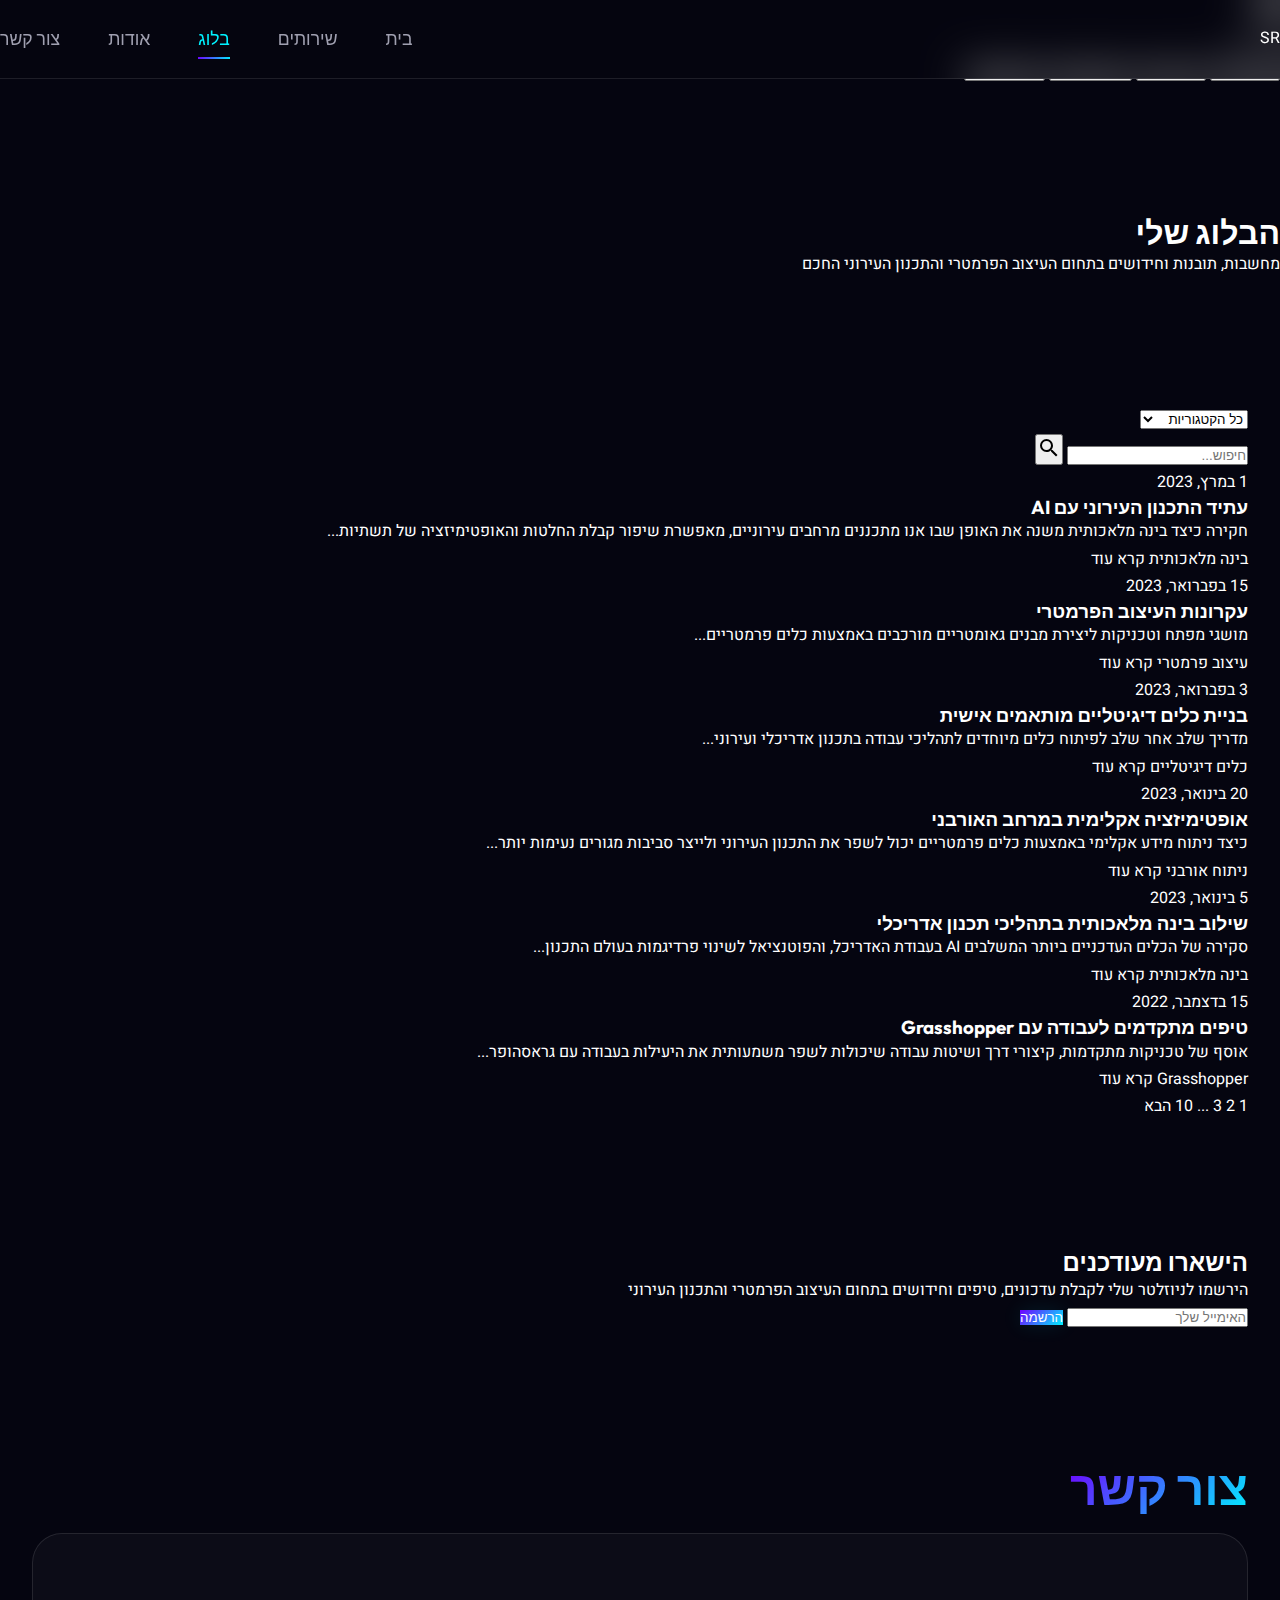
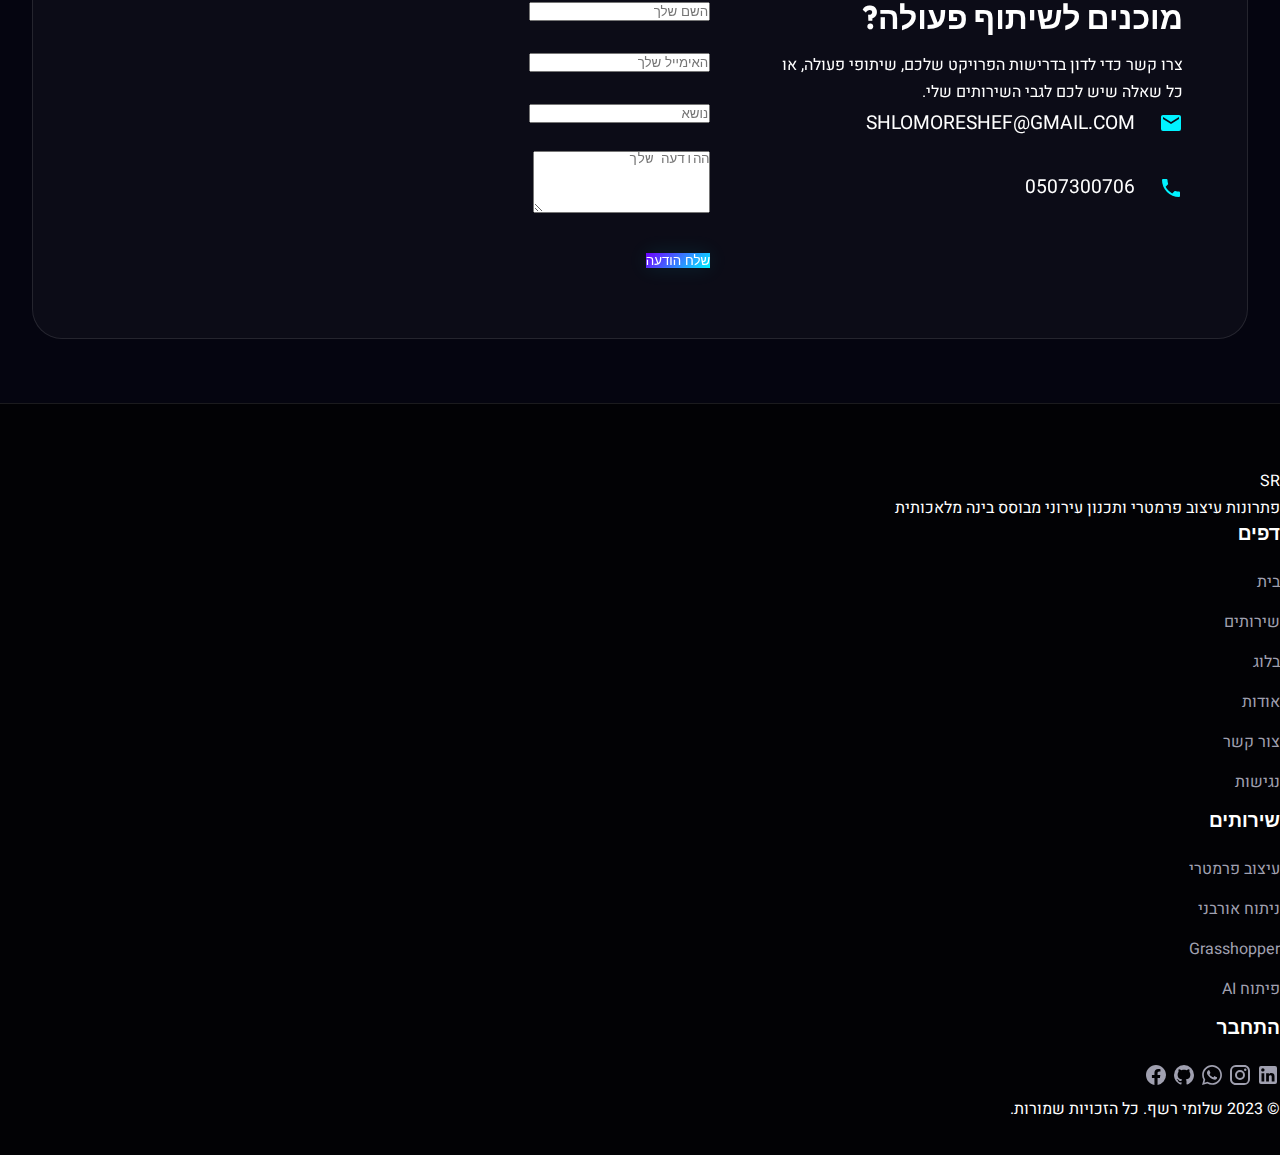
<file: blog.html>
<!DOCTYPE html>
<html lang="he" dir="rtl">
<head>
    <meta charset="UTF-8">
    <meta name="viewport" content="width=device-width, initial-scale=1.0">
    <title>בלוג - שלומי רשף</title>
    <link rel="stylesheet" href="styles.css">
</head>
<body>
    <!-- תפריט נגישות -->
    <div id="accessibility-menu" class="accessibility-menu">
        <button class="accessibility-toggle" aria-label="תפריט נגישות">
            <svg viewBox="0 0 24 24" width="24" height="24">
                <path fill="currentColor" d="M12,1.5A10.5,10.5 0 0,1 22.5,12A10.5,10.5 0 0,1 12,22.5A10.5,10.5 0 0,1 1.5,12A10.5,10.5 0 0,1 12,1.5M12,3.5A8.5,8.5 0 0,0 3.5,12A8.5,8.5 0 0,0 12,20.5A8.5,8.5 0 0,0 20.5,12A8.5,8.5 0 0,0 12,3.5M12,7C13.11,7 14,7.9 14,9A2,2 0 0,1 12,11A2,2 0 0,1 10,9A2,2 0 0,1 12,7M9,14H15C15,16.21 13.21,18 11,18H9V14Z" />
            </svg>
        </button>
        <div class="accessibility-content">
            <h3>נגישות</h3>
            <div class="accessibility-options">
                <button id="increase-text">הגדל טקסט</button>
                <button id="decrease-text">הקטן טקסט</button>
                <button id="high-contrast">ניגודיות גבוהה</button>
                <button id="reset-accessibility">איפוס הגדרות</button>
            </div>
        </div>
    </div>

    <header>
        <nav>
            <div class="logo">SR</div>
            <div class="nav-links">
                <a href="index.html">בית</a>
                <a href="services.html">שירותים</a>
                <a href="blog.html" class="active">בלוג</a>
                <a href="about.html">אודות</a>
                <a href="#contact">צור קשר</a>
            </div>
        </nav>
    </header>

    <section class="page-header">
        <div class="page-header-content">
            <h1>הבלוג שלי</h1>
            <p>מחשבות, תובנות וחידושים בתחום העיצוב הפרמטרי והתכנון העירוני החכם</p>
        </div>
    </section>

    <section class="blog-listing container">
        <div class="blog-filter">
            <select id="category-filter">
                <option value="all">כל הקטגוריות</option>
                <option value="parametric-design">עיצוב פרמטרי</option>
                <option value="urban-analysis">ניתוח אורבני</option>
                <option value="grasshopper">Grasshopper</option>
                <option value="ai">בינה מלאכותית</option>
            </select>
            <div class="search-box">
                <input type="text" placeholder="חיפוש..." id="blog-search">
                <button type="button">
                    <svg viewBox="0 0 24 24" width="24" height="24">
                        <path fill="currentColor" d="M9.5,3A6.5,6.5 0 0,1 16,9.5C16,11.11 15.41,12.59 14.44,13.73L14.71,14H15.5L20.5,19L19,20.5L14,15.5V14.71L13.73,14.44C12.59,15.41 11.11,16 9.5,16A6.5,6.5 0 0,1 3,9.5A6.5,6.5 0 0,1 9.5,3M9.5,5C7,5 5,7 5,9.5C5,12 7,14 9.5,14C12,14 14,12 14,9.5C14,7 12,5 9.5,5Z" />
                    </svg>
                </button>
            </div>
        </div>

        <div class="blog-grid full-width">
            <div class="blog-card large" data-category="parametric-design">
                <div class="blog-image"></div>
                <div class="blog-content">
                    <span class="blog-date">1 במרץ, 2023</span>
                    <h3>עתיד התכנון העירוני עם AI</h3>
                    <p>חקירה כיצד בינה מלאכותית משנה את האופן שבו אנו מתכננים מרחבים עירוניים, מאפשרת שיפור קבלת החלטות והאופטימיזציה של תשתיות...</p>
                    <div class="blog-meta">
                        <span class="blog-category">בינה מלאכותית</span>
                        <a href="#" class="blog-link">קרא עוד</a>
                    </div>
                </div>
            </div>
            
            <div class="blog-card" data-category="grasshopper">
                <div class="blog-image"></div>
                <div class="blog-content">
                    <span class="blog-date">15 בפברואר, 2023</span>
                    <h3>עקרונות העיצוב הפרמטרי</h3>
                    <p>מושגי מפתח וטכניקות ליצירת מבנים גאומטריים מורכבים באמצעות כלים פרמטריים...</p>
                    <div class="blog-meta">
                        <span class="blog-category">עיצוב פרמטרי</span>
                        <a href="#" class="blog-link">קרא עוד</a>
                    </div>
                </div>
            </div>
            
            <div class="blog-card" data-category="urban-analysis">
                <div class="blog-image"></div>
                <div class="blog-content">
                    <span class="blog-date">3 בפברואר, 2023</span>
                    <h3>בניית כלים דיגיטליים מותאמים אישית</h3>
                    <p>מדריך שלב אחר שלב לפיתוח כלים מיוחדים לתהליכי עבודה בתכנון אדריכלי ועירוני...</p>
                    <div class="blog-meta">
                        <span class="blog-category">כלים דיגיטליים</span>
                        <a href="#" class="blog-link">קרא עוד</a>
                    </div>
                </div>
            </div>
            
            <div class="blog-card" data-category="parametric-design">
                <div class="blog-image"></div>
                <div class="blog-content">
                    <span class="blog-date">20 בינואר, 2023</span>
                    <h3>אופטימיזציה אקלימית במרחב האורבני</h3>
                    <p>כיצד ניתוח מידע אקלימי באמצעות כלים פרמטריים יכול לשפר את התכנון העירוני ולייצר סביבות מגורים נעימות יותר...</p>
                    <div class="blog-meta">
                        <span class="blog-category">ניתוח אורבני</span>
                        <a href="#" class="blog-link">קרא עוד</a>
                    </div>
                </div>
            </div>
            
            <div class="blog-card" data-category="ai">
                <div class="blog-image"></div>
                <div class="blog-content">
                    <span class="blog-date">5 בינואר, 2023</span>
                    <h3>שילוב בינה מלאכותית בתהליכי תכנון אדריכלי</h3>
                    <p>סקירה של הכלים העדכניים ביותר המשלבים AI בעבודת האדריכל, והפוטנציאל לשינוי פרדיגמות בעולם התכנון...</p>
                    <div class="blog-meta">
                        <span class="blog-category">בינה מלאכותית</span>
                        <a href="#" class="blog-link">קרא עוד</a>
                    </div>
                </div>
            </div>
            
            <div class="blog-card" data-category="grasshopper">
                <div class="blog-image"></div>
                <div class="blog-content">
                    <span class="blog-date">15 בדצמבר, 2022</span>
                    <h3>טיפים מתקדמים לעבודה עם Grasshopper</h3>
                    <p>אוסף של טכניקות מתקדמות, קיצורי דרך ושיטות עבודה שיכולות לשפר משמעותית את היעילות בעבודה עם גראסהופר...</p>
                    <div class="blog-meta">
                        <span class="blog-category">Grasshopper</span>
                        <a href="#" class="blog-link">קרא עוד</a>
                    </div>
                </div>
            </div>
        </div>

        <div class="pagination">
            <a href="#" class="page-link active">1</a>
            <a href="#" class="page-link">2</a>
            <a href="#" class="page-link">3</a>
            <span class="page-separator">...</span>
            <a href="#" class="page-link">10</a>
            <a href="#" class="page-link next">הבא</a>
        </div>
    </section>

    <section class="newsletter-section">
        <div class="container">
            <h2>הישארו מעודכנים</h2>
            <p>הירשמו לניוזלטר שלי לקבלת עדכונים, טיפים וחידושים בתחום העיצוב הפרמטרי והתכנון העירוני</p>
            <form class="newsletter-form">
                <input type="email" placeholder="האימייל שלך" required>
                <button type="submit" class="btn-primary">הרשמה</button>
            </form>
        </div>
    </section>

    <section id="contact" class="container">
        <h2 class="section-title">צור קשר</h2>
        <div class="contact-wrapper">
            <div class="contact-info">
                <h3>מוכנים לשיתוף פעולה?</h3>
                <p>צרו קשר כדי לדון בדרישות הפרויקט שלכם, שיתופי פעולה, או כל שאלה שיש לכם לגבי השירותים שלי.</p>
                <div class="contact-details">
                    <div class="contact-item">
                        <svg viewBox="0 0 24 24" width="24" height="24">
                            <path fill="currentColor" d="M20,8L12,13L4,8V6L12,11L20,6M20,4H4C2.89,4 2,4.89 2,6V18A2,2 0 0,0 4,20H20A2,2 0 0,0 22,18V6C22,4.89 21.1,4 20,4Z" />
                        </svg>
                        <span>SHLOMORESHEF@GMAIL.COM</span>
                    </div>
                    <div class="contact-item">
                        <svg viewBox="0 0 24 24" width="24" height="24">
                            <path fill="currentColor" d="M6.62,10.79C8.06,13.62 10.38,15.94 13.21,17.38L15.41,15.18C15.69,14.9 16.08,14.82 16.43,14.93C17.55,15.3 18.75,15.5 20,15.5A1,1 0 0,1 21,16.5V20A1,1 0 0,1 20,21A17,17 0 0,1 3,4A1,1 0 0,1 4,3H7.5A1,1 0 0,1 8.5,4C8.5,5.25 8.7,6.45 9.07,7.57C9.18,7.92 9.1,8.31 8.82,8.59L6.62,10.79Z" />
                        </svg>
                        <span>0507300706</span>
                    </div>
                </div>
            </div>
            <div class="contact-form">
                <form id="contact-form">
                    <div class="form-group">
                        <input type="text" id="name" name="name" placeholder="השם שלך" required>
                    </div>
                    <div class="form-group">
                        <input type="email" id="email" name="email" placeholder="האימייל שלך" required>
                    </div>
                    <div class="form-group">
                        <input type="text" id="subject" name="subject" placeholder="נושא">
                    </div>
                    <div class="form-group">
                        <textarea id="message" name="message" rows="4" placeholder="ההודעה שלך" required></textarea>
                    </div>
                    <button type="submit" class="btn-primary">שלח הודעה</button>
                </form>
            </div>
        </div>
    </section>

    <footer>
        <div class="footer-container">
            <div class="footer-logo">
                <div class="logo">SR</div>
                <p>פתרונות עיצוב פרמטרי ותכנון עירוני מבוסס בינה מלאכותית</p>
            </div>
            <div class="footer-links">
                <div class="footer-col">
                    <h4>דפים</h4>
                    <ul>
                        <li><a href="index.html">בית</a></li>
                        <li><a href="services.html">שירותים</a></li>
                        <li><a href="blog.html">בלוג</a></li>
                        <li><a href="about.html">אודות</a></li>
                        <li><a href="#contact">צור קשר</a></li>
                        <li><a href="accessibility.html">נגישות</a></li>
                    </ul>
                </div>
                <div class="footer-col">
                    <h4>שירותים</h4>
                    <ul>
                        <li><a href="services/parametric-design.html">עיצוב פרמטרי</a></li>
                        <li><a href="services/urban-analysis.html">ניתוח אורבני</a></li>
                        <li><a href="services/grasshopper.html">Grasshopper</a></li>
                        <li><a href="services/ai-development.html">פיתוח AI</a></li>
                    </ul>
                </div>
                <div class="footer-col">
                    <h4>התחבר</h4>
                    <div class="social-links">
                        <a href="https://www.linkedin.com/in/shlomy-reshef-7b5a1a160/" target="_blank" aria-label="LinkedIn">
                            <svg viewBox="0 0 24 24" width="24" height="24">
                                <path fill="currentColor" d="M19,3A2,2 0 0,1 21,5V19A2,2 0 0,1 19,21H5A2,2 0 0,1 3,19V5A2,2 0 0,1 5,3H19M18.5,18.5V13.2A3.26,3.26 0 0,0 15.24,9.94C14.39,9.94 13.4,10.46 12.92,11.24V10.13H10.13V18.5H12.92V13.57C12.92,12.8 13.54,12.17 14.31,12.17A1.4,1.4 0 0,1 15.71,13.57V18.5H18.5M6.88,8.56A1.68,1.68 0 0,0 8.56,6.88C8.56,5.95 7.81,5.19 6.88,5.19A1.69,1.69 0 0,0 5.19,6.88C5.19,7.81 5.95,8.56 6.88,8.56M8.27,18.5V10.13H5.5V18.5H8.27Z" />
                            </svg>
                        </a>
                        <a href="https://www.instagram.com/shlomy_parametric_design/" target="_blank" aria-label="Instagram">
                            <svg viewBox="0 0 24 24" width="24" height="24">
                                <path fill="currentColor" d="M7.8,2H16.2C19.4,2 22,4.6 22,7.8V16.2A5.8,5.8 0 0,1 16.2,22H7.8C4.6,22 2,19.4 2,16.2V7.8A5.8,5.8 0 0,1 7.8,2M7.6,4A3.6,3.6 0 0,0 4,7.6V16.4C4,18.39 5.61,20 7.6,20H16.4A3.6,3.6 0 0,0 20,16.4V7.6C20,5.61 18.39,4 16.4,4H7.6M17.25,5.5A1.25,1.25 0 0,1 18.5,6.75A1.25,1.25 0 0,1 17.25,8A1.25,1.25 0 0,1 16,6.75A1.25,1.25 0 0,1 17.25,5.5M12,7A5,5 0 0,1 17,12A5,5 0 0,1 12,17A5,5 0 0,1 7,12A5,5 0 0,1 12,7M12,9A3,3 0 0,0 9,12A3,3 0 0,0 12,15A3,3 0 0,0 15,12A3,3 0 0,0 12,9Z" />
                            </svg>
                        </a>
                        <a href="https://wa.me/972507300706" target="_blank" aria-label="WhatsApp">
                            <svg viewBox="0 0 24 24" width="24" height="24">
                                <path fill="currentColor" d="M12.04 2C6.58 2 2.13 6.45 2.13 11.91C2.13 13.66 2.59 15.36 3.45 16.86L2.05 22L7.3 20.62C8.75 21.41 10.38 21.83 12.04 21.83C17.5 21.83 21.95 17.38 21.95 11.92C21.95 9.27 20.92 6.78 19.05 4.91C17.18 3.03 14.69 2 12.04 2M12.05 3.67C14.25 3.67 16.31 4.53 17.87 6.09C19.42 7.65 20.28 9.72 20.28 11.92C20.28 16.46 16.58 20.15 12.04 20.15C10.56 20.15 9.11 19.76 7.85 19L7.55 18.83L4.43 19.65L5.26 16.61L5.06 16.29C4.24 15 3.8 13.47 3.8 11.91C3.81 7.37 7.5 3.67 12.05 3.67M8.53 7.33C8.37 7.33 8.1 7.39 7.87 7.64C7.65 7.89 7 8.5 7 9.71C7 10.93 7.89 12.1 8 12.27C8.14 12.44 9.76 14.94 12.25 16C12.84 16.27 13.3 16.42 13.66 16.53C14.25 16.72 14.79 16.69 15.22 16.63C15.7 16.56 16.68 16.03 16.89 15.45C17.1 14.87 17.1 14.38 17.04 14.27C16.97 14.17 16.81 14.11 16.56 14C16.31 13.86 15.09 13.26 14.87 13.18C14.64 13.1 14.5 13.06 14.31 13.3C14.15 13.55 13.67 14.11 13.53 14.27C13.38 14.44 13.24 14.46 13 14.34C12.74 14.21 11.94 13.95 11 13.11C10.26 12.45 9.77 11.64 9.62 11.39C9.5 11.15 9.61 11 9.73 10.89C9.84 10.78 10 10.6 10.1 10.45C10.23 10.31 10.27 10.2 10.35 10.04C10.43 9.87 10.39 9.73 10.33 9.61C10.27 9.5 9.77 8.26 9.56 7.77C9.36 7.29 9.16 7.35 9 7.34C8.86 7.34 8.7 7.33 8.53 7.33Z" />
                            </svg>
                        </a>
                        <a href="https://github.com/shlomyreshef" target="_blank" aria-label="GitHub">
                            <svg viewBox="0 0 24 24" width="24" height="24">
                                <path fill="currentColor" d="M12,2A10,10 0 0,0 2,12C2,16.42 4.87,20.17 8.84,21.5C9.34,21.58 9.5,21.27 9.5,21C9.5,20.77 9.5,20.14 9.5,19.31C6.73,19.91 6.14,17.97 6.14,17.97C5.68,16.81 5.03,16.5 5.03,16.5C4.12,15.88 5.1,15.9 5.1,15.9C6.1,15.97 6.63,16.93 6.63,16.93C7.5,18.45 8.97,18 9.54,17.76C9.63,17.11 9.89,16.67 10.17,16.42C7.95,16.17 5.62,15.31 5.62,11.5C5.62,10.39 6,9.5 6.65,8.79C6.55,8.54 6.2,7.5 6.75,6.15C6.75,6.15 7.59,5.88 9.5,7.17C10.29,6.95 11.15,6.84 12,6.84C12.85,6.84 13.71,6.95 14.5,7.17C16.41,5.88 17.25,6.15 17.25,6.15C17.8,7.5 17.45,8.54 17.35,8.79C18,9.5 18.38,10.39 18.38,11.5C18.38,15.32 16.04,16.16 13.81,16.41C14.17,16.72 14.5,17.33 14.5,18.26C14.5,19.6 14.5,20.68 14.5,21C14.5,21.27 14.66,21.59 15.17,21.5C19.14,20.16 22,16.42 22,12A10,10 0 0,0 12,2Z" />
                            </svg>
                        </a>
                        <a href="https://www.facebook.com/shlomyreshef" target="_blank" aria-label="Facebook">
                            <svg viewBox="0 0 24 24" width="24" height="24">
                                <path fill="currentColor" d="M12 2.04C6.5 2.04 2 6.53 2 12.06C2 17.06 5.66 21.21 10.44 21.96V14.96H7.9V12.06H10.44V9.85C10.44 7.34 11.93 5.96 14.22 5.96C15.31 5.96 16.45 6.15 16.45 6.15V8.62H15.19C13.95 8.62 13.56 9.39 13.56 10.18V12.06H16.34L15.89 14.96H13.56V21.96A10 10 0 0 0 22 12.06C22 6.53 17.5 2.04 12 2.04Z" />
                            </svg>
                        </a>
                    </div>
                </div>
            </div>
        </div>
        <div class="footer-bottom">
            <p>&copy; 2023 שלומי רשף. כל הזכויות שמורות.</p>
        </div>
    </footer>

    <script src="js/accessibility.js"></script>
    <script src="js/blog-filter.js"></script>
</body>
</html>
</file>
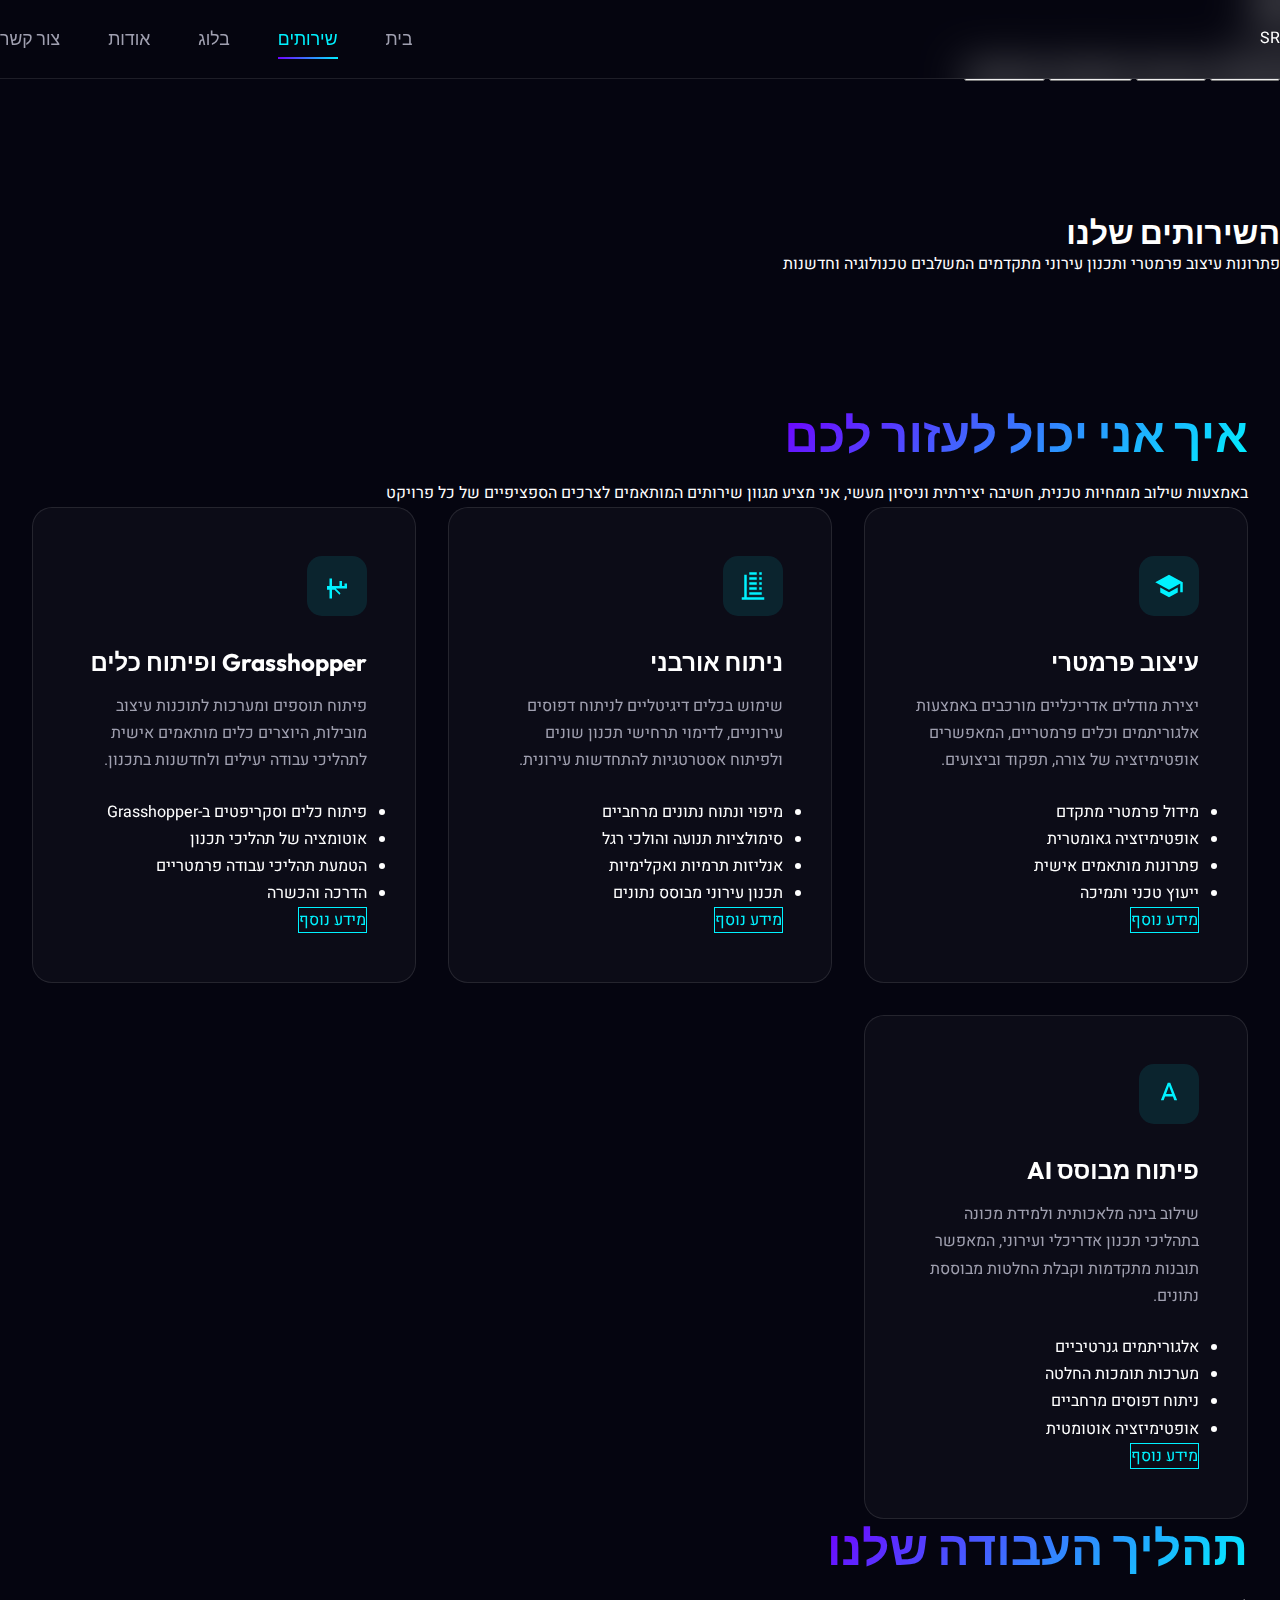
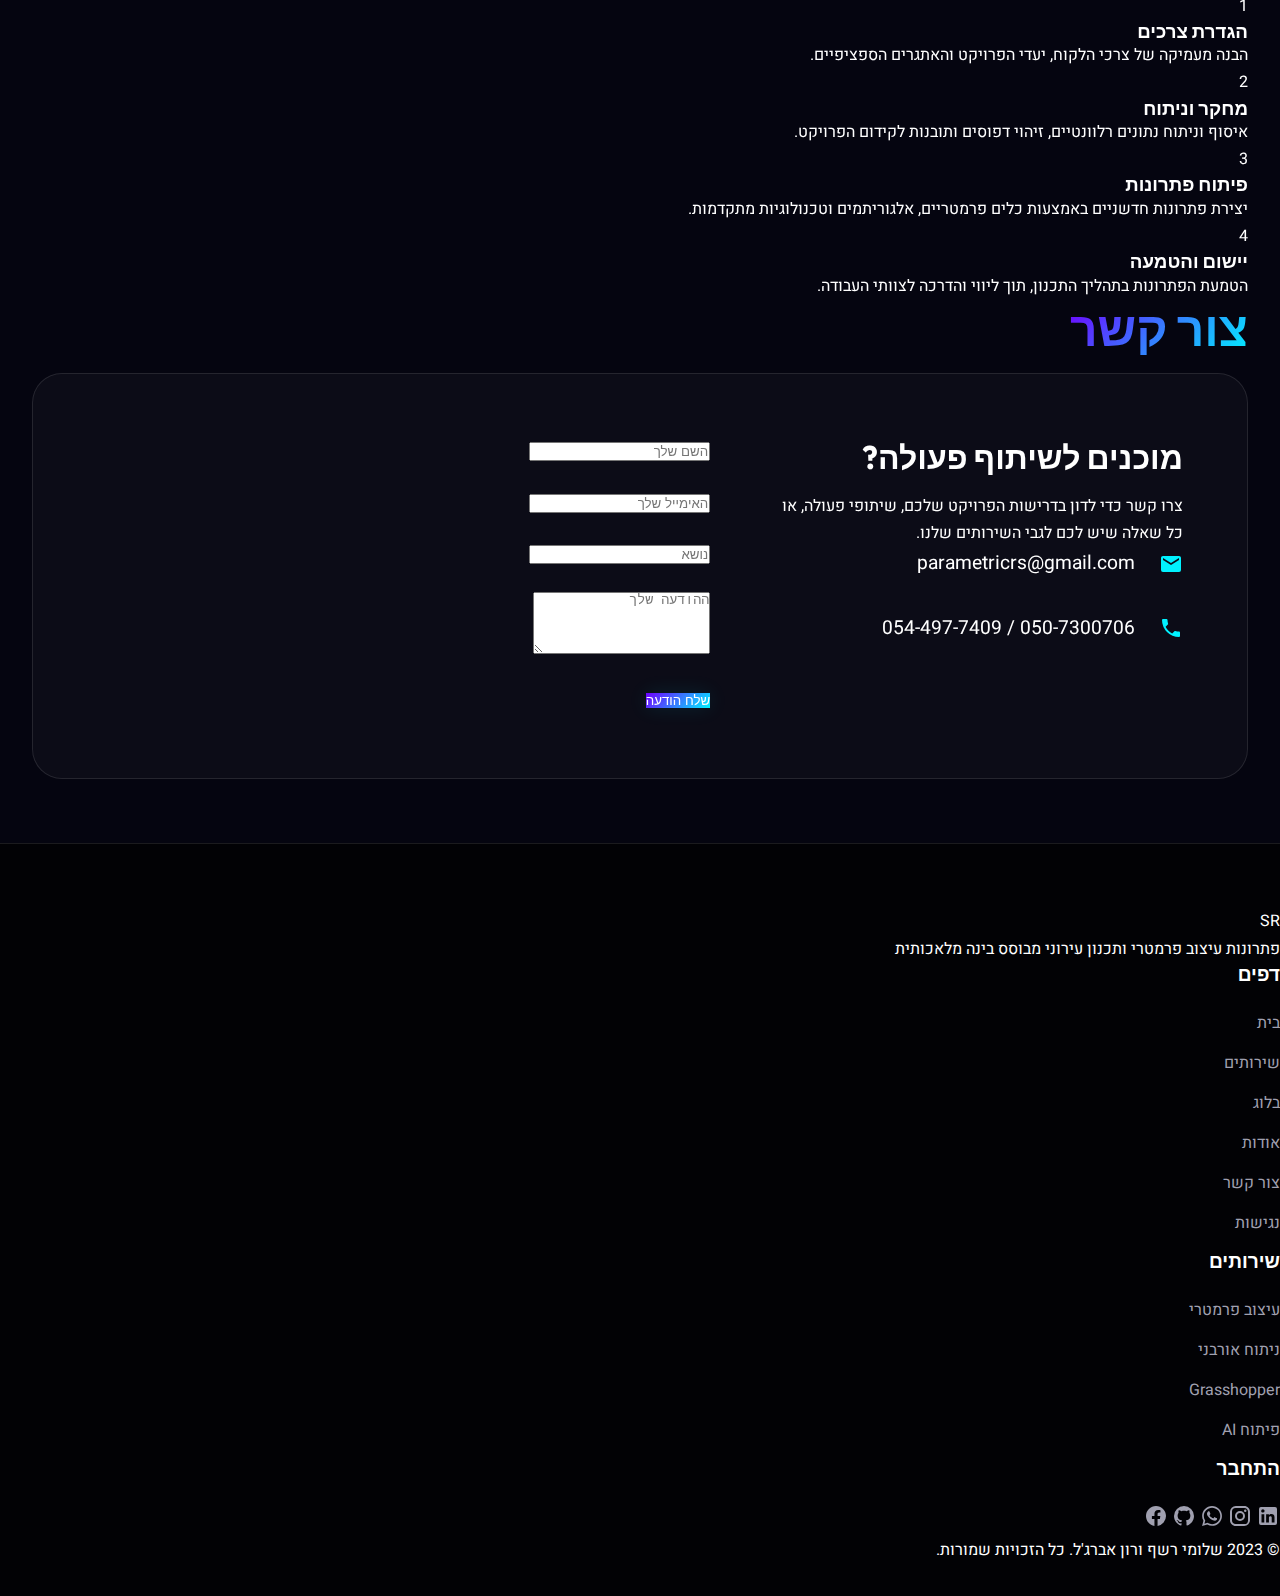
<file: services.html>
<!DOCTYPE html>
<html lang="he" dir="rtl">
<head>
    <meta charset="UTF-8">
    <meta name="viewport" content="width=device-width, initial-scale=1.0">
    <title>שירותים - שלומי רשף ורון אברג'ל</title>
    <link rel="stylesheet" href="styles.css">
</head>
<body>
    <!-- תפריט נגישות -->
    <div id="accessibility-menu" class="accessibility-menu">
        <button class="accessibility-toggle" aria-label="תפריט נגישות">
            <svg viewBox="0 0 24 24" width="24" height="24">
                <path fill="currentColor" d="M12,1.5A10.5,10.5 0 0,1 22.5,12A10.5,10.5 0 0,1 12,22.5A10.5,10.5 0 0,1 1.5,12A10.5,10.5 0 0,1 12,1.5M12,3.5A8.5,8.5 0 0,0 3.5,12A8.5,8.5 0 0,0 12,20.5A8.5,8.5 0 0,0 20.5,12A8.5,8.5 0 0,0 12,3.5M12,7C13.11,7 14,7.9 14,9A2,2 0 0,1 12,11A2,2 0 0,1 10,9A2,2 0 0,1 12,7M9,14H15C15,16.21 13.21,18 11,18H9V14Z" />
            </svg>
        </button>
        <div class="accessibility-content">
            <h3>נגישות</h3>
            <div class="accessibility-options">
                <button id="increase-text">הגדל טקסט</button>
                <button id="decrease-text">הקטן טקסט</button>
                <button id="high-contrast">ניגודיות גבוהה</button>
                <button id="reset-accessibility">איפוס הגדרות</button>
            </div>
        </div>
    </div>

    <header>
        <nav>
            <div class="logo">SR</div>
            <div class="nav-links">
                <a href="index.html">בית</a>
                <a href="services.html" class="active">שירותים</a>
                <a href="blog.html">בלוג</a>
                <a href="about.html">אודות</a>
                <a href="#contact">צור קשר</a>
            </div>
        </nav>
    </header>

    <section class="page-header">
        <div class="page-header-content">
            <h1>השירותים שלנו</h1>
            <p>פתרונות עיצוב פרמטרי ותכנון עירוני מתקדמים המשלבים טכנולוגיה וחדשנות</p>
        </div>
    </section>

    <section class="services-main container">
        <h2 class="section-title">איך אני יכול לעזור לכם</h2>
        <p class="section-intro">באמצעות שילוב מומחיות טכנית, חשיבה יצירתית וניסיון מעשי, אני מציע מגוון שירותים המותאמים לצרכים הספציפיים של כל פרויקט</p>
        
        <div class="services-grid">
            <div class="service-card" id="parametric-design">
                <div class="service-icon">
                    <svg viewBox="0 0 24 24" width="48" height="48">
                        <path fill="currentColor" d="M12,3L1,9L12,15L21,10.09V17H23V9M5,13.18V17.18L12,21L19,17.18V13.18L12,17L5,13.18Z" />
                    </svg>
                </div>
                <h3>עיצוב פרמטרי</h3>
                <p>יצירת מודלים אדריכליים מורכבים באמצעות אלגוריתמים וכלים פרמטריים, המאפשרים אופטימיזציה של צורה, תפקוד וביצועים.</p>
                <ul class="service-features">
                    <li>מידול פרמטרי מתקדם</li>
                    <li>אופטימיזציה גאומטרית</li>
                    <li>פתרונות מותאמים אישית</li>
                    <li>ייעוץ טכני ותמיכה</li>
                </ul>
                <a href="services/parametric-design.html" class="btn-outline">מידע נוסף</a>
            </div>
            
            <div class="service-card" id="urban-analysis">
                <div class="service-icon">
                    <svg viewBox="0 0 24 24" width="48" height="48">
                        <path fill="currentColor" d="M15,7H9V5H15M15,3H9V1H15M15,11H9V9H15M15,15H9V13H15M19,19H9V17H19M21,21H7V3H5V21H3V23H21M19,15H17V13H19M19,11H17V9H19M19,7H17V5H19M19,3H17V1H19V3Z" />
                    </svg>
                </div>
                <h3>ניתוח אורבני</h3>
                <p>שימוש בכלים דיגיטליים לניתוח דפוסים עירוניים, לדימוי תרחישי תכנון שונים ולפיתוח אסטרטגיות להתחדשות עירונית.</p>
                <ul class="service-features">
                    <li>מיפוי ונתוח נתונים מרחביים</li>
                    <li>סימולציות תנועה והולכי רגל</li>
                    <li>אנליזות תרמיות ואקלימיות</li>
                    <li>תכנון עירוני מבוסס נתונים</li>
                </ul>
                <a href="services/urban-analysis.html" class="btn-outline">מידע נוסף</a>
            </div>
            
            <div class="service-card" id="grasshopper">
                <div class="service-icon">
                    <svg viewBox="0 0 24 24" width="48" height="48">
                        <path fill="currentColor" d="M20,10V14H11L14.81,17.81L14,19L10,15H8V22H6V15H4V12H6V6H8V12H14V8H16V12H18V10H20Z" />
                    </svg>
                </div>
                <h3>Grasshopper ופיתוח כלים</h3>
                <p>פיתוח תוספים ומערכות לתוכנות עיצוב מובילות, היוצרים כלים מותאמים אישית לתהליכי עבודה יעילים ולחדשנות בתכנון.</p>
                <ul class="service-features">
                    <li>פיתוח כלים וסקריפטים ב-Grasshopper</li>
                    <li>אוטומציה של תהליכי תכנון</li>
                    <li>הטמעת תהליכי עבודה פרמטריים</li>
                    <li>הדרכה והכשרה</li>
                </ul>
                <a href="services/grasshopper.html" class="btn-outline">מידע נוסף</a>
            </div>
            
            <div class="service-card" id="ai-development">
                <div class="service-icon">
                    <svg viewBox="0 0 24 24" width="48" height="48">
                        <path fill="currentColor" d="M9.62,12L12,5.67L14.37,12M11,3L5.5,17H7.75L8.87,14H15.12L16.25,17H18.5L13,3H11Z" />
                    </svg>
                </div>
                <h3>פיתוח מבוסס AI</h3>
                <p>שילוב בינה מלאכותית ולמידת מכונה בתהליכי תכנון אדריכלי ועירוני, המאפשר תובנות מתקדמות וקבלת החלטות מבוססת נתונים.</p>
                <ul class="service-features">
                    <li>אלגוריתמים גנרטיביים</li>
                    <li>מערכות תומכות החלטה</li>
                    <li>ניתוח דפוסים מרחביים</li>
                    <li>אופטימיזציה אוטומטית</li>
                </ul>
                <a href="services/ai-development.html" class="btn-outline">מידע נוסף</a>
            </div>
        </div>
    </section>

    <section class="process-section container">
        <h2 class="section-title">תהליך העבודה שלנו</h2>
        <div class="process-steps">
            <div class="process-step">
                <div class="step-number">1</div>
                <h3>הגדרת צרכים</h3>
                <p>הבנה מעמיקה של צרכי הלקוח, יעדי הפרויקט והאתגרים הספציפיים.</p>
            </div>
            <div class="process-step">
                <div class="step-number">2</div>
                <h3>מחקר וניתוח</h3>
                <p>איסוף וניתוח נתונים רלוונטיים, זיהוי דפוסים ותובנות לקידום הפרויקט.</p>
            </div>
            <div class="process-step">
                <div class="step-number">3</div>
                <h3>פיתוח פתרונות</h3>
                <p>יצירת פתרונות חדשניים באמצעות כלים פרמטריים, אלגוריתמים וטכנולוגיות מתקדמות.</p>
            </div>
            <div class="process-step">
                <div class="step-number">4</div>
                <h3>יישום והטמעה</h3>
                <p>הטמעת הפתרונות בתהליך התכנון, תוך ליווי והדרכה לצוותי העבודה.</p>
            </div>
        </div>
    </section>

    <section id="contact" class="container">
        <h2 class="section-title">צור קשר</h2>
        <div class="contact-wrapper">
            <div class="contact-info">
                <h3>מוכנים לשיתוף פעולה?</h3>
                <p>צרו קשר כדי לדון בדרישות הפרויקט שלכם, שיתופי פעולה, או כל שאלה שיש לכם לגבי השירותים שלנו.</p>
                <div class="contact-details">
                    <div class="contact-item">
                        <svg viewBox="0 0 24 24" width="24" height="24">
                            <path fill="currentColor" d="M20,8L12,13L4,8V6L12,11L20,6M20,4H4C2.89,4 2,4.89 2,6V18A2,2 0 0,0 4,20H20A2,2 0 0,0 22,18V6C22,4.89 21.1,4 20,4Z" />
                        </svg>
                        <span>parametricrs@gmail.com</span>
                    </div>
                    <div class="contact-item">
                        <svg viewBox="0 0 24 24" width="24" height="24">
                            <path fill="currentColor" d="M6.62,10.79C8.06,13.62 10.38,15.94 13.21,17.38L15.41,15.18C15.69,14.9 16.08,14.82 16.43,14.93C17.55,15.3 18.75,15.5 20,15.5A1,1 0 0,1 21,16.5V20A1,1 0 0,1 20,21A17,17 0 0,1 3,4A1,1 0 0,1 4,3H7.5A1,1 0 0,1 8.5,4C8.5,5.25 8.7,6.45 9.07,7.57C9.18,7.92 9.1,8.31 8.82,8.59L6.62,10.79Z" />
                        </svg>
                        <span>050-7300706 / 054-497-7409</span>
                    </div>
                </div>
            </div>
            <div class="contact-form">
                <form id="contact-form">
                    <div class="form-group">
                        <input type="text" id="name" name="name" placeholder="השם שלך" required>
                    </div>
                    <div class="form-group">
                        <input type="email" id="email" name="email" placeholder="האימייל שלך" required>
                    </div>
                    <div class="form-group">
                        <input type="text" id="subject" name="subject" placeholder="נושא">
                    </div>
                    <div class="form-group">
                        <textarea id="message" name="message" rows="4" placeholder="ההודעה שלך" required></textarea>
                    </div>
                    <button type="submit" class="btn-primary">שלח הודעה</button>
                </form>
            </div>
        </div>
    </section>

    <footer>
        <div class="footer-container">
            <div class="footer-logo">
                <div class="logo">SR</div>
                <p>פתרונות עיצוב פרמטרי ותכנון עירוני מבוסס בינה מלאכותית</p>
            </div>
            <div class="footer-links">
                <div class="footer-col">
                    <h4>דפים</h4>
                    <ul>
                        <li><a href="index.html">בית</a></li>
                        <li><a href="services.html">שירותים</a></li>
                        <li><a href="blog.html">בלוג</a></li>
                        <li><a href="about.html">אודות</a></li>
                        <li><a href="#contact">צור קשר</a></li>
                        <li><a href="accessibility.html">נגישות</a></li>
                    </ul>
                </div>
                <div class="footer-col">
                    <h4>שירותים</h4>
                    <ul>
                        <li><a href="services/parametric-design.html">עיצוב פרמטרי</a></li>
                        <li><a href="services/urban-analysis.html">ניתוח אורבני</a></li>
                        <li><a href="services/grasshopper.html">Grasshopper</a></li>
                        <li><a href="services/ai-development.html">פיתוח AI</a></li>
                    </ul>
                </div>
                <div class="footer-col">
                    <h4>התחבר</h4>
                    <div class="social-links">
                        <a href="https://www.linkedin.com/company/parametricrs" target="_blank" aria-label="LinkedIn">
                            <svg viewBox="0 0 24 24" width="24" height="24">
                                <path fill="currentColor" d="M19,3A2,2 0 0,1 21,5V19A2,2 0 0,1 19,21H5A2,2 0 0,1 3,19V5A2,2 0 0,1 5,3H19M18.5,18.5V13.2A3.26,3.26 0 0,0 15.24,9.94C14.39,9.94 13.4,10.46 12.92,11.24V10.13H10.13V18.5H12.92V13.57C12.92,12.8 13.54,12.17 14.31,12.17A1.4,1.4 0 0,1 15.71,13.57V18.5H18.5M6.88,8.56A1.68,1.68 0 0,0 8.56,6.88C8.56,5.95 7.81,5.19 6.88,5.19A1.69,1.69 0 0,0 5.19,6.88C5.19,7.81 5.95,8.56 6.88,8.56M8.27,18.5V10.13H5.5V18.5H8.27Z" />
                            </svg>
                        </a>
                        <a href="https://www.instagram.com/parametricrs" target="_blank" aria-label="Instagram">
                            <svg viewBox="0 0 24 24" width="24" height="24">
                                <path fill="currentColor" d="M7.8,2H16.2C19.4,2 22,4.6 22,7.8V16.2A5.8,5.8 0 0,1 16.2,22H7.8C4.6,22 2,19.4 2,16.2V7.8A5.8,5.8 0 0,1 7.8,2M7.6,4A3.6,3.6 0 0,0 4,7.6V16.4C4,18.39 5.61,20 7.6,20H16.4A3.6,3.6 0 0,0 20,16.4V7.6C20,5.61 18.39,4 16.4,4H7.6M17.25,5.5A1.25,1.25 0 0,1 18.5,6.75A1.25,1.25 0 0,1 17.25,8A1.25,1.25 0 0,1 16,6.75A1.25,1.25 0 0,1 17.25,5.5M12,7A5,5 0 0,1 17,12A5,5 0 0,1 12,17A5,5 0 0,1 7,12A5,5 0 0,1 12,7M12,9A3,3 0 0,0 9,12A3,3 0 0,0 12,15A3,3 0 0,0 15,12A3,3 0 0,0 12,9Z" />
                            </svg>
                        </a>
                        <a href="https://wa.me/972544977409" target="_blank" aria-label="WhatsApp">
                            <svg viewBox="0 0 24 24" width="24" height="24">
                                <path fill="currentColor" d="M12.04 2C6.58 2 2.13 6.45 2.13 11.91C2.13 13.66 2.59 15.36 3.45 16.86L2.05 22L7.3 20.62C8.75 21.41 10.38 21.83 12.04 21.83C17.5 21.83 21.95 17.38 21.95 11.92C21.95 9.27 20.92 6.78 19.05 4.91C17.18 3.03 14.69 2 12.04 2M12.05 3.67C14.25 3.67 16.31 4.53 17.87 6.09C19.42 7.65 20.28 9.72 20.28 11.92C20.28 16.46 16.58 20.15 12.04 20.15C10.56 20.15 9.11 19.76 7.85 19L7.55 18.83L4.43 19.65L5.26 16.61L5.06 16.29C4.24 15 3.8 13.47 3.8 11.91C3.81 7.37 7.5 3.67 12.05 3.67M8.53 7.33C8.37 7.33 8.1 7.39 7.87 7.64C7.65 7.89 7 8.5 7 9.71C7 10.93 7.89 12.1 8 12.27C8.14 12.44 9.76 14.94 12.25 16C12.84 16.27 13.3 16.42 13.66 16.53C14.25 16.72 14.79 16.69 15.22 16.63C15.7 16.56 16.68 16.03 16.89 15.45C17.1 14.87 17.1 14.38 17.04 14.27C16.97 14.17 16.81 14.11 16.56 14C16.31 13.86 15.09 13.26 14.87 13.18C14.64 13.1 14.5 13.06 14.31 13.3C14.15 13.55 13.67 14.11 13.53 14.27C13.38 14.44 13.24 14.46 13 14.34C12.74 14.21 11.94 13.95 11 13.11C10.26 12.45 9.77 11.64 9.62 11.39C9.5 11.15 9.61 11 9.73 10.89C9.84 10.78 10 10.6 10.1 10.45C10.23 10.31 10.27 10.2 10.35 10.04C10.43 9.87 10.39 9.73 10.33 9.61C10.27 9.5 9.77 8.26 9.56 7.77C9.36 7.29 9.16 7.35 9 7.34C8.86 7.34 8.7 7.33 8.53 7.33Z" />
                            </svg>
                        </a>
                        <a href="https://github.com/parametricrs" target="_blank" aria-label="GitHub">
                            <svg viewBox="0 0 24 24" width="24" height="24">
                                <path fill="currentColor" d="M12,2A10,10 0 0,0 2,12C2,16.42 4.87,20.17 8.84,21.5C9.34,21.58 9.5,21.27 9.5,21C9.5,20.77 9.5,20.14 9.5,19.31C6.73,19.91 6.14,17.97 6.14,17.97C5.68,16.81 5.03,16.5 5.03,16.5C4.12,15.88 5.1,15.9 5.1,15.9C6.1,15.97 6.63,16.93 6.63,16.93C7.5,18.45 8.97,18 9.54,17.76C9.63,17.11 9.89,16.67 10.17,16.42C7.95,16.17 5.62,15.31 5.62,11.5C5.62,10.39 6,9.5 6.65,8.79C6.55,8.54 6.2,7.5 6.75,6.15C6.75,6.15 7.59,5.88 9.5,7.17C10.29,6.95 11.15,6.84 12,6.84C12.85,6.84 13.71,6.95 14.5,7.17C16.41,5.88 17.25,6.15 17.25,6.15C17.8,7.5 17.45,8.54 17.35,8.79C18,9.5 18.38,10.39 18.38,11.5C18.38,15.32 16.04,16.16 13.81,16.41C14.17,16.72 14.5,17.33 14.5,18.26C14.5,19.6 14.5,20.68 14.5,21C14.5,21.27 14.66,21.59 15.17,21.5C19.14,20.16 22,16.42 22,12A10,10 0 0,0 12,2Z" />
                            </svg>
                        </a>
                        <a href="https://www.facebook.com/parametricrs" target="_blank" aria-label="Facebook">
                            <svg viewBox="0 0 24 24" width="24" height="24">
                                <path fill="currentColor" d="M12 2.04C6.5 2.04 2 6.53 2 12.06C2 17.06 5.66 21.21 10.44 21.96V14.96H7.9V12.06H10.44V9.85C10.44 7.34 11.93 5.96 14.22 5.96C15.31 5.96 16.45 6.15 16.45 6.15V8.62H15.19C13.95 8.62 13.56 9.39 13.56 10.18V12.06H16.34L15.89 14.96H13.56V21.96A10 10 0 0 0 22 12.06C22 6.53 17.5 2.04 12 2.04Z" />
                            </svg>
                        </a>
                    </div>
                </div>
            </div>
        </div>
        <div class="footer-bottom">
            <p>&copy; 2023 שלומי רשף ורון אברג'ל. כל הזכויות שמורות.</p>
        </div>
    </footer>

    <script src="js/accessibility.js"></script>
</body>
</html>
</file>
<file: styles.css>
@import url('https://fonts.googleapis.com/css2?family=Heebo:wght@300;400;500;700;900&family=Outfit:wght@300;400;500;700&display=swap');

:root {
    --bg-dark: #050510;
    --bg-card: rgba(255, 255, 255, 0.03);
    --bg-card-hover: rgba(255, 255, 255, 0.08);
    --primary: #00f2ff;
    --primary-dim: rgba(0, 242, 255, 0.1);
    --secondary: #7000ff;
    --accent: #ff0055;
    --text-main: #ffffff;
    --text-muted: #a0a0b0;
    --border: rgba(255, 255, 255, 0.1);
    --gradient-main: linear-gradient(135deg, var(--secondary), var(--primary));
    --glass: blur(20px);
    --shadow-card: 0 8px 32px 0 rgba(0, 0, 0, 0.3);
    --container: 1400px;
    --transition: all 0.4s cubic-bezier(0.16, 1, 0.3, 1);
}

* {
    margin: 0;
    padding: 0;
    box-sizing: border-box;
}

body {
    background-color: var(--bg-dark);
    color: var(--text-main);
    font-family: 'Heebo', sans-serif;
    overflow-x: hidden;
    line-height: 1.7;
    cursor: none;
    /* Hide default cursor */
}

/* Custom Cursor */
.custom-cursor {
    position: fixed;
    top: 0;
    left: 0;
    width: 20px;
    height: 20px;
    border: 1px solid var(--primary);
    border-radius: 50%;
    pointer-events: none;
    z-index: 9999;
    transform: translate(-50%, -50%);
    transition: transform 0.1s ease, background 0.1s ease;
    mix-blend-mode: exclusion;
}

.custom-cursor.hover {
    transform: translate(-50%, -50%) scale(2.5);
    background: var(--text-main);
    border-color: transparent;
}

/* Noise Overlay */
.noise-overlay {
    position: fixed;
    top: 0;
    left: 0;
    width: 100vw;
    height: 100vh;
    pointer-events: none;
    z-index: 9000;
    opacity: 0.05;
    background: url('[data-uri]');
}

html.lenis {
    height: auto;
}

.lenis.lenis-smooth {
    scroll-behavior: auto;
}

.lenis.lenis-smooth [data-lenis-prevent] {
    overscroll-behavior: contain;
}

.lenis.lenis-stopped {
    overflow: hidden;
}

.lenis.lenis-scrolling iframe {
    pointer-events: none;
}

h1,
h2,
h3,
h4,
h5,
h6 {
    font-family: 'Outfit', sans-serif;
    color: var(--text-main);
    line-height: 1.2;
}

a {
    text-decoration: none;
    color: inherit;
    transition: var(--transition);
}

/* Three.js Canvas */
#parametric-canvas {
    position: fixed;
    top: 0;
    left: 0;
    width: 100vw;
    height: 100vh;
    z-index: -1;
    pointer-events: none;
}

/* Layout */
.container {
    max-width: var(--container);
    margin: 0 auto;
    padding: 0 2rem;
}

section {
    padding: 8rem 0;
    position: relative;
    z-index: 1;
}

/* Header */
header {
    position: fixed;
    top: 0;
    width: 100%;
    z-index: 1000;
    padding: 1.5rem 0;
    background: rgba(5, 5, 16, 0.7);
    backdrop-filter: var(--glass);
    border-bottom: 1px solid var(--border);
    transition: var(--transition);
}

nav {
    display: flex;
    justify-content: space-between;
    align-items: center;
}

.logo img {
    height: 50px;
    filter: drop-shadow(0 0 10px var(--primary-dim));
}

.nav-links {
    display: flex;
    gap: 3rem;
}

.nav-links a {
    font-family: 'Outfit', sans-serif;
    font-weight: 500;
    font-size: 1.1rem;
    position: relative;
    color: var(--text-muted);
}

.nav-links a::after {
    content: '';
    position: absolute;
    bottom: -5px;
    left: 0;
    width: 0;
    height: 2px;
    background: var(--gradient-main);
    transition: var(--transition);
}

.nav-links a:hover,
.nav-links a.active {
    color: var(--primary);
}

.nav-links a:hover::after,
.nav-links a.active::after {
    width: 100%;
}

/* Buttons */
.btn {
    display: inline-flex;
    align-items: center;
    padding: 1rem 2.5rem;
    border-radius: 50px;
    font-weight: 700;
    letter-spacing: 1px;
    transition: var(--transition);
    position: relative;
    overflow: hidden;
    cursor: pointer;
    font-family: 'Outfit', sans-serif;
    z-index: 1;
}

.btn-primary {
    background: var(--gradient-main);
    color: #fff;
    border: none;
    box-shadow: 0 0 20px var(--primary-dim);
}

.btn-primary:hover {
    transform: translateY(-3px);
    box-shadow: 0 10px 30px rgba(0, 242, 255, 0.3);
}

.btn-outline {
    background: transparent;
    border: 1px solid var(--primary);
    color: var(--primary);
}

.btn-outline:hover {
    background: var(--primary-dim);
    color: #fff;
}

/* Hero */
.hero {
    height: 100vh;
    display: flex;
    align-items: center;
    position: relative;
    overflow: hidden;
}

.hero-content {
    max-width: 800px;
    margin-right: 10%;
}

.hero h1 {
    font-size: 5rem;
    font-weight: 900;
    letter-spacing: -2px;
    margin-bottom: 1.5rem;
    background: linear-gradient(to right, #fff, var(--text-muted));
    -webkit-background-clip: text;
    -webkit-text-fill-color: transparent;
}

.hero p {
    font-size: 1.5rem;
    color: var(--text-muted);
    margin-bottom: 3rem;
    max-width: 600px;
}

.hero-buttons {
    display: flex;
    gap: 1.5rem;
}

/* Services */
.section-header {
    text-align: center;
    margin-bottom: 5rem;
}

.section-title {
    font-size: 3rem;
    font-weight: 700;
    margin-bottom: 1rem;
    background: var(--gradient-main);
    -webkit-background-clip: text;
    -webkit-text-fill-color: transparent;
    display: inline-block;
}

.section-desc {
    font-size: 1.2rem;
    color: var(--text-muted);
    max-width: 700px;
    margin: 0 auto;
}

.services-grid {
    display: grid;
    grid-template-columns: repeat(auto-fit, minmax(300px, 1fr));
    gap: 2rem;
}

.service-card {
    background: var(--bg-card);
    backdrop-filter: blur(10px);
    border: 1px solid var(--border);
    padding: 3rem;
    border-radius: 20px;
    transition: var(--transition);
    position: relative;
    overflow: hidden;
}

.service-card:hover {
    transform: translateY(-10px);
    background: var(--bg-card-hover);
    border-color: var(--primary);
    box-shadow: 0 20px 40px rgba(0, 0, 0, 0.2);
}

.service-icon {
    width: 60px;
    height: 60px;
    background: var(--primary-dim);
    border-radius: 15px;
    display: flex;
    align-items: center;
    justify-content: center;
    margin-bottom: 2rem;
    color: var(--primary);
}

.service-icon svg {
    width: 30px;
    height: 30px;
}

.service-card h3 {
    font-size: 1.5rem;
    margin-bottom: 1rem;
}

.service-card p {
    color: var(--text-muted);
    margin-bottom: 1.5rem;
}

.service-link {
    color: var(--primary);
    font-weight: 600;
    display: inline-flex;
    align-items: center;
    gap: 0.5rem;
}

.service-link:hover {
    gap: 1rem;
}

/* Work */
.work-grid {
    display: grid;
    grid-template-columns: repeat(2, 1fr);
    gap: 2rem;
}

.work-item {
    position: relative;
    border-radius: 20px;
    overflow: hidden;
    height: 400px;
    border: 1px solid var(--border);
    group: work;
}

.work-image {
    width: 100%;
    height: 100%;
    background-size: cover;
    background-position: center;
    transition: transform 0.6s ease;
}

.work-item:hover .work-image {
    transform: scale(1.1);
}

.work-overlay {
    position: absolute;
    bottom: 0;
    left: 0;
    width: 100%;
    padding: 2rem;
    background: linear-gradient(to top, #000, transparent);
    transform: translateY(20px);
    opacity: 0;
    transition: var(--transition);
}

.work-item:hover .work-overlay {
    transform: translateY(0);
    opacity: 1;
}

/* About / Team */
.team-member {
    display: flex;
    background: var(--bg-card);
    border: 1px solid var(--border);
    border-radius: 30px;
    overflow: hidden;
    margin-bottom: 4rem;
}

.team-image-wrapper {
    width: 30%;
    position: relative;
}

.team-image-wrapper img {
    width: 100%;
    height: 100%;
    object-fit: cover;
}

.team-content {
    width: 70%;
    padding: 3rem;
    display: flex;
    flex-direction: column;
    justify-content: center;
}

.team-content h2 {
    font-size: 2.5rem;
    margin-bottom: 1.5rem;
    color: var(--primary);
}

.team-content p {
    color: var(--text-muted);
    margin-bottom: 1rem;
}

/* Contact */
.contact-wrapper {
    display: grid;
    grid-template-columns: 1fr 1.5fr;
    gap: 4rem;
    background: var(--bg-card);
    border: 1px solid var(--border);
    border-radius: 30px;
    padding: 4rem;
    backdrop-filter: blur(10px);
}

.contact-info h3 {
    font-size: 2rem;
    margin-bottom: 1rem;
}

.contact-item {
    display: flex;
    align-items: center;
    gap: 1.5rem;
    margin-bottom: 2rem;
    font-size: 1.2rem;
}

.contact-item svg {
    color: var(--primary);
    width: 24px;
    height: 24px;
}

.form-group {
    margin-bottom: 1.5rem;
}

.form-control {
    width: 100%;
    padding: 1.2rem;
    background: rgba(255, 255, 255, 0.05);
    border: 1px solid var(--border);
    border-radius: 10px;
    color: #fff;
    font-family: inherit;
    transition: var(--transition);
}

.form-control:focus {
    outline: none;
    border-color: var(--primary);
    background: rgba(255, 255, 255, 0.1);
}

/* Footer */
footer {
    border-top: 1px solid var(--border);
    padding: 4rem 0 2rem;
    margin-top: 4rem;
    background: #020205;
}

.footer-content {
    display: flex;
    justify-content: space-between;
    margin-bottom: 3rem;
}

.footer-brand p {
    color: var(--text-muted);
    margin-top: 1rem;
    max-width: 300px;
}

.footer-links h4 {
    margin-bottom: 1.5rem;
    font-size: 1.2rem;
}

.footer-links ul li {
    margin-bottom: 0.8rem;
}

.footer-links a {
    color: var(--text-muted);
}

.footer-links a:hover {
    color: var(--primary);
}

.socials {
    display: flex;
    gap: 1rem;
}

.social-icon {
    width: 40px;
    height: 40px;
    border-radius: 50%;
    background: rgba(255, 255, 255, 0.1);
    display: flex;
    align-items: center;
    justify-content: center;
    transition: var(--transition);
}

.social-icon:hover {
    background: var(--primary);
    color: #fff;
    transform: translateY(-3px);
}

/* Responsive */
@media (max-width: 768px) {
    .nav-links {
        display: none;
    }

    .hero h1 {
        font-size: 3rem;
    }

    .team-member {
        flex-direction: column;
    }

    .team-image-wrapper,
    .team-content {
        width: 100%;
    }

    .contact-wrapper {
        grid-template-columns: 1fr;
        padding: 2rem;
    }

    .work-grid {
        grid-template-columns: 1fr;
    }

    .footer-content {
        flex-direction: column;
        gap: 2rem;
    }

    .stats-grid {
        grid-template-columns: 1fr 1fr;
    }

    .timeline::before {
        right: 20px;
    }

    .timeline-item {
        padding-right: 60px;
    }

    .timeline-marker {
        right: 0;
    }
}

/* ============================================ */
/* ========== ULTIMATE FEATURES CSS ========== */
/* ============================================ */

/* Preloader */
#preloader {
    position: fixed;
    top: 0;
    left: 0;
    width: 100%;
    height: 100%;
    background: var(--bg-dark);
    z-index: 100000;
    display: flex;
    align-items: center;
    justify-content: center;
    transition: opacity 0.5s ease, visibility 0.5s ease;
}

#preloader.hidden {
    opacity: 0;
    visibility: hidden;
}

.preloader-content {
    text-align: center;
}

.preloader-logo {
    font-family: 'Outfit', sans-serif;
    font-size: 4rem;
    font-weight: 700;
    background: var(--gradient-main);
    -webkit-background-clip: text;
    -webkit-text-fill-color: transparent;
    background-clip: text;
    margin-bottom: 2rem;
    animation: pulse 1.5s ease-in-out infinite;
}

@keyframes pulse {

    0%,
    100% {
        transform: scale(1);
        opacity: 1;
    }

    50% {
        transform: scale(1.05);
        opacity: 0.8;
    }
}

.preloader-bar {
    width: 200px;
    height: 4px;
    background: rgba(255, 255, 255, 0.1);
    border-radius: 2px;
    margin: 0 auto 1rem;
    overflow: hidden;
}

.preloader-progress {
    width: 0%;
    height: 100%;
    background: var(--gradient-main);
    border-radius: 2px;
    transition: width 0.3s ease;
}

.preloader-text {
    color: var(--text-muted);
    font-size: 0.9rem;
}

/* Scroll Progress Bar */
#scroll-progress {
    position: fixed;
    top: 0;
    left: 0;
    width: 0%;
    height: 3px;
    background: var(--gradient-main);
    z-index: 10001;
    transition: width 0.1s linear;
}

/* Floating Action Buttons */
.fab {
    position: fixed;
    width: 56px;
    height: 56px;
    border-radius: 50%;
    display: flex;
    align-items: center;
    justify-content: center;
    cursor: pointer;
    z-index: 9999;
    border: none;
    box-shadow: 0 4px 20px rgba(0, 0, 0, 0.3);
    transition: var(--transition);
}

.fab svg {
    width: 28px;
    height: 28px;
}

.fab-whatsapp {
    bottom: 100px;
    left: 30px;
    background: #25D366;
    color: white;
}

.fab-whatsapp:hover {
    transform: scale(1.1);
    box-shadow: 0 6px 30px rgba(37, 211, 102, 0.5);
}

.fab-top {
    bottom: 30px;
    left: 30px;
    background: var(--bg-card);
    color: var(--primary);
    border: 1px solid var(--border);
    opacity: 0;
    visibility: hidden;
}

.fab-top.visible {
    opacity: 1;
    visibility: visible;
}

.fab-top:hover {
    background: var(--primary);
    color: var(--bg-dark);
    transform: translateY(-5px);
}

/* Hero Enhancements */
.hero-tagline {
    font-size: 1rem;
    color: var(--primary);
    text-transform: uppercase;
    letter-spacing: 3px;
    margin-bottom: 1rem;
}

.hero-desc {
    font-size: 1.2rem;
    color: var(--text-muted);
    max-width: 600px;
}

.scroll-indicator {
    position: absolute;
    bottom: 40px;
    left: 50%;
    transform: translateX(-50%);
    display: flex;
    flex-direction: column;
    align-items: center;
    gap: 0.5rem;
    color: var(--text-muted);
    font-size: 0.8rem;
    animation: bounce 2s infinite;
}

.scroll-indicator svg {
    width: 24px;
    height: 24px;
}

@keyframes bounce {

    0%,
    20%,
    50%,
    80%,
    100% {
        transform: translateX(-50%) translateY(0);
    }

    40% {
        transform: translateX(-50%) translateY(-10px);
    }

    60% {
        transform: translateX(-50%) translateY(-5px);
    }
}

/* Statistics Section */
#stats {
    padding: 6rem 0;
}

.stats-grid {
    display: grid;
    grid-template-columns: repeat(4, 1fr);
    gap: 2rem;
}

.stat-item {
    text-align: center;
    padding: 2rem 1rem;
}

.stat-number {
    font-family: 'Outfit', sans-serif;
    font-size: 4rem;
    font-weight: 700;
    color: var(--primary);
    display: inline;
}

.stat-suffix {
    font-family: 'Outfit', sans-serif;
    font-size: 2rem;
    color: var(--primary);
}

.stat-label {
    display: block;
    margin-top: 0.5rem;
    color: var(--text-muted);
    font-size: 1rem;
}

/* Process Timeline */
#process {
    padding: 6rem 0;
    background: linear-gradient(180deg, transparent, rgba(0, 0, 0, 0.3), transparent);
}

.timeline {
    position: relative;
    max-width: 800px;
    margin: 0 auto;
    padding-right: 60px;
}

.timeline::before {
    content: '';
    position: absolute;
    top: 0;
    right: 30px;
    width: 2px;
    height: 100%;
    background: var(--gradient-main);
}

.timeline-item {
    position: relative;
    margin-bottom: 3rem;
    padding-right: 60px;
}

.timeline-marker {
    position: absolute;
    right: 0;
    top: 0;
    width: 60px;
    height: 60px;
    border-radius: 50%;
    background: var(--bg-dark);
    border: 2px solid var(--primary);
    display: flex;
    align-items: center;
    justify-content: center;
    font-family: 'Outfit', sans-serif;
    font-size: 1.2rem;
    font-weight: 700;
    color: var(--primary);
    z-index: 1;
}

.timeline-content {
    padding: 1.5rem;
}

.timeline-content h3 {
    margin-bottom: 0.5rem;
    color: var(--primary);
}

.timeline-content p {
    color: var(--text-muted);
}

/* Testimonials */
#testimonials {
    padding: 6rem 0;
}

.testimonials-carousel {
    position: relative;
    max-width: 700px;
    margin: 0 auto;
    min-height: 250px;
}

.testimonial-card {
    position: absolute;
    top: 0;
    left: 0;
    width: 100%;
    padding: 2.5rem;
    opacity: 0;
    transform: translateX(50px);
    transition: var(--transition);
    pointer-events: none;
}

.testimonial-card.active {
    opacity: 1;
    transform: translateX(0);
    pointer-events: auto;
}

.testimonial-text {
    font-size: 1.2rem;
    font-style: italic;
    color: var(--text-main);
    margin-bottom: 1.5rem;
    line-height: 1.8;
}

.testimonial-author {
    display: flex;
    align-items: center;
    gap: 1rem;
}

.author-avatar {
    width: 50px;
    height: 50px;
    border-radius: 50%;
    background: var(--gradient-main);
    display: flex;
    align-items: center;
    justify-content: center;
    font-weight: 700;
    font-size: 0.9rem;
}

.author-info strong {
    display: block;
    color: var(--text-main);
}

.author-info span {
    font-size: 0.85rem;
    color: var(--text-muted);
}

.testimonial-dots {
    display: flex;
    justify-content: center;
    gap: 0.8rem;
    margin-top: 2rem;
}

.dot {
    width: 12px;
    height: 12px;
    border-radius: 50%;
    background: rgba(255, 255, 255, 0.2);
    border: none;
    cursor: pointer;
    transition: var(--transition);
}

.dot.active,
.dot:hover {
    background: var(--primary);
    transform: scale(1.2);
}

/* FAQ Accordion */
#faq {
    padding: 6rem 0;
}

.faq-list {
    max-width: 800px;
    margin: 0 auto;
}

.faq-item {
    margin-bottom: 1rem;
    overflow: hidden;
}

.faq-question {
    width: 100%;
    padding: 1.5rem;
    display: flex;
    justify-content: space-between;
    align-items: center;
    background: transparent;
    border: none;
    color: var(--text-main);
    font-size: 1.1rem;
    font-family: 'Heebo', sans-serif;
    cursor: pointer;
    transition: var(--transition);
}

.faq-question:hover {
    color: var(--primary);
}

.faq-icon {
    width: 24px;
    height: 24px;
    flex-shrink: 0;
    transition: transform 0.3s ease;
}

.faq-item.open .faq-icon {
    transform: rotate(180deg);
}

.faq-answer {
    max-height: 0;
    overflow: hidden;
    transition: max-height 0.4s ease, padding 0.4s ease;
}

.faq-item.open .faq-answer {
    max-height: 500px;
}

.faq-answer p {
    padding: 0 1.5rem 1.5rem;
    color: var(--text-muted);
    line-height: 1.8;
}

/* Section CTA */
.section-cta {
    text-align: center;
    margin-top: 3rem;
}

/* Tag Styles */
.tag {
    display: inline-block;
    padding: 0.3rem 0.8rem;
    font-size: 0.75rem;
    background: var(--primary-dim);
    color: var(--primary);
    border-radius: 20px;
    margin-top: 0.5rem;
}
</file>
